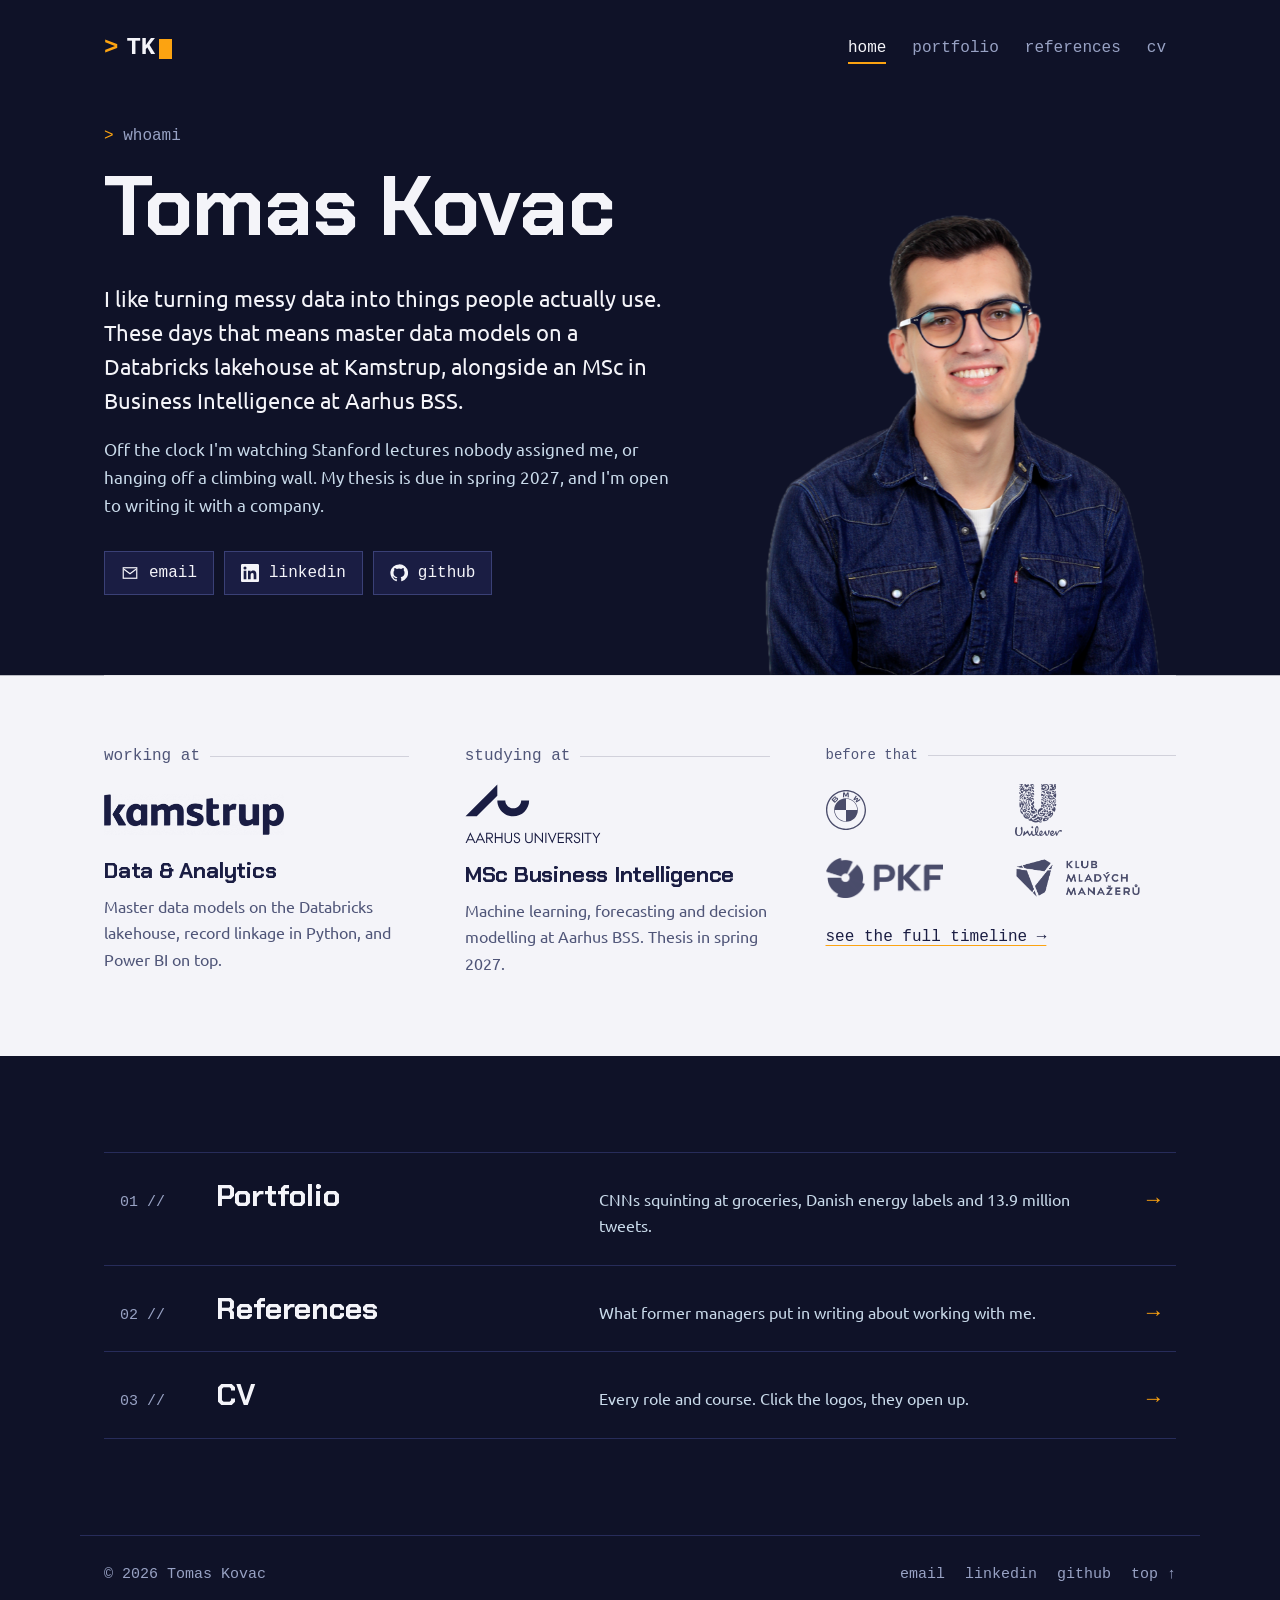
<file: index.html>
<!doctype html>
<html lang="en">
<head>
  <meta charset="utf-8">
  <meta name="viewport" content="width=device-width, initial-scale=1">
  <title>Tomas Kovac | Data &amp; AI</title>
  <meta name="description" content="Tomas Kovac turns messy data into things people use. MSc Business Intelligence at Aarhus BSS, Data &amp; Analytics at Kamstrup.">
  <meta property="og:title" content="Tomas Kovac | Data &amp; Business Intelligence">
  <meta property="og:description" content="MSc Business Intelligence at Aarhus BSS, Data &amp; Analytics at Kamstrup. Projects, references and CV.">
  <meta property="og:type" content="profile">
  <meta name="theme-color" content="#0f1228">
  <link rel="icon" href="assets/favicon.svg" type="image/svg+xml">
  <link rel="preconnect" href="https://fonts.googleapis.com">
  <link rel="preconnect" href="https://fonts.gstatic.com" crossorigin>
  <link rel="stylesheet" href="https://fonts.googleapis.com/css2?family=Chakra+Petch:wght@500;600;700&family=Ubuntu+Mono:wght@400;700&family=Ubuntu:wght@400;500;700&display=swap">
  <link rel="stylesheet" href="assets/style.css">
  <script src="assets/site.js" defer></script>
</head>
<body id="top">
  <a class="skip" href="#main">Skip to content</a>
  <header class="header">
    <a class="wordmark" href="./" aria-label="Tomas Kovac, home"><span class="prompt" aria-hidden="true">&gt;</span>TK<span class="cursor" aria-hidden="true"></span></a>
    <nav aria-label="Main navigation">
      <a href="./" aria-current="page">home</a>
      <a href="portfolio.html">portfolio</a>
      <a href="references.html">references</a>
      <a href="cv.html">cv</a>
    </nav>
  </header>

  <main id="main">
    <section class="hero">
      <div class="hero-copy">
        <p class="prompt-line">whoami</p>
        <h1>Tomas Kovac</h1>
        <p class="lead">I like turning messy data into things people actually use. These days that means master data models on a Databricks lakehouse at Kamstrup, alongside an MSc in Business Intelligence at Aarhus BSS.</p>
        <p class="sub">Off the clock I'm watching Stanford lectures nobody assigned me, or hanging off a climbing wall. My thesis is due in spring 2027, and I'm open to writing it with a company.</p>
        <div class="links" aria-label="Contact and profiles">
          <button type="button" data-email aria-label="Send me an email">
            <svg width="18" height="18" viewBox="0 0 24 24" aria-hidden="true"><rect x="3" y="5" width="18" height="14" fill="none" stroke="currentColor" stroke-width="1.6"/><path d="m4 7 8 6 8-6" fill="none" stroke="currentColor" stroke-width="1.6"/></svg>
            <span>email</span>
          </button>
          <a href="https://www.linkedin.com/in/tomas-kovac-aubss/">
            <svg width="18" height="18" viewBox="0 0 24 24" aria-hidden="true"><path fill="currentColor" d="M20.45 20.45h-3.56v-5.57c0-1.33-.02-3.04-1.85-3.04-1.85 0-2.14 1.45-2.14 2.94v5.67H9.35V9h3.41v1.56h.05c.48-.9 1.64-1.85 3.37-1.85 3.6 0 4.27 2.37 4.27 5.46v6.28ZM5.34 7.43a2.06 2.06 0 1 1 0-4.13 2.06 2.06 0 0 1 0 4.13ZM7.12 20.45H3.56V9h3.56v11.45ZM22.22 0H1.77C.79 0 0 .77 0 1.73v20.54C0 23.23.79 24 1.77 24h20.45c.98 0 1.78-.77 1.78-1.73V1.73C24 .77 23.2 0 22.22 0Z"/></svg>
            <span>linkedin</span>
          </a>
          <a href="https://github.com/tkov-ml">
            <svg width="18" height="18" viewBox="0 0 24 24" aria-hidden="true"><path fill="currentColor" d="M12 .5a11.5 11.5 0 0 0-3.64 22.41c.58.1.79-.25.79-.56v-2c-3.2.7-3.88-1.37-3.88-1.37-.52-1.33-1.28-1.69-1.28-1.69-1.05-.71.08-.7.08-.7 1.16.08 1.77 1.19 1.77 1.19 1.03 1.77 2.7 1.26 3.36.96.1-.75.4-1.26.73-1.55-2.55-.29-5.24-1.28-5.24-5.68 0-1.26.45-2.28 1.19-3.09-.12-.29-.52-1.46.11-3.05 0 0 .97-.31 3.17 1.18a11 11 0 0 1 5.77 0c2.2-1.49 3.17-1.18 3.17-1.18.63 1.59.23 2.76.11 3.05.74.81 1.19 1.83 1.19 3.09 0 4.41-2.69 5.38-5.25 5.67.41.36.78 1.06.78 2.14v3.17c0 .31.21.67.8.56A11.5 11.5 0 0 0 12 .5Z"/></svg>
            <span>github</span>
          </a>
        </div>
      </div>
      <figure class="portrait">
        <img src="assets/portrait.png" alt="Portrait of Tomas Kovac" width="650" height="720" fetchpriority="high">
      </figure>
    </section>

    <section class="band" aria-label="What I'm doing">
      <div class="band-grid">
        <div class="now">
          <p class="label">working at</p>
          <span class="logo left lg-kamstrup" role="img" aria-label="Kamstrup"></span>
          <h3>Data &amp; Analytics</h3>
          <p>Master data models on the Databricks lakehouse, record linkage in Python, and Power BI on top.</p>
        </div>
        <div class="now">
          <p class="label">studying at</p>
          <span class="logo left lg-au" role="img" aria-label="Aarhus University"></span>
          <h3>MSc Business Intelligence</h3>
          <p>Machine learning, forecasting and decision modelling at Aarhus BSS. Thesis in spring 2027.</p>
        </div>
        <div class="before">
          <p class="label">before that</p>
          <ul class="before-logos">
            <li><span class="logo left lg-bmw" role="img" aria-label="BMW"></span></li>
            <li><span class="logo left lg-unilever" role="img" aria-label="Unilever"></span></li>
            <li><span class="logo left lg-pkf" role="img" aria-label="PKF APOGEO"></span></li>
            <li><span class="logo left lg-kmm" role="img" aria-label="Klub mladých manažerů"></span></li>
          </ul>
          <a class="go" href="cv.html">see the full timeline →</a>
        </div>
      </div>
    </section>

    <nav aria-label="More about my work">
      <ul class="index">
        <li><a href="portfolio.html">
          <span class="num">01 //</span>
          <span class="title">Portfolio</span>
          <span class="blurb">CNNs squinting at groceries, Danish energy labels and 13.9 million tweets.</span>
          <span class="arrow" aria-hidden="true">→</span>
        </a></li>
        <li><a href="references.html">
          <span class="num">02 //</span>
          <span class="title">References</span>
          <span class="blurb">What former managers put in writing about working with me.</span>
          <span class="arrow" aria-hidden="true">→</span>
        </a></li>
        <li><a href="cv.html">
          <span class="num">03 //</span>
          <span class="title">CV</span>
          <span class="blurb">Every role and course. Click the logos, they open up.</span>
          <span class="arrow" aria-hidden="true">→</span>
        </a></li>
      </ul>
    </nav>
  </main>

  <footer class="footer">
    <span>© 2026 Tomas Kovac</span>
    <nav aria-label="Footer">
      <button type="button" data-email>email</button>
      <a href="https://www.linkedin.com/in/tomas-kovac-aubss/">linkedin</a>
      <a href="https://github.com/tkov-ml">github</a>
      <a href="#top">top ↑</a>
    </nav>
  </footer>
</body>
</html>
</file>
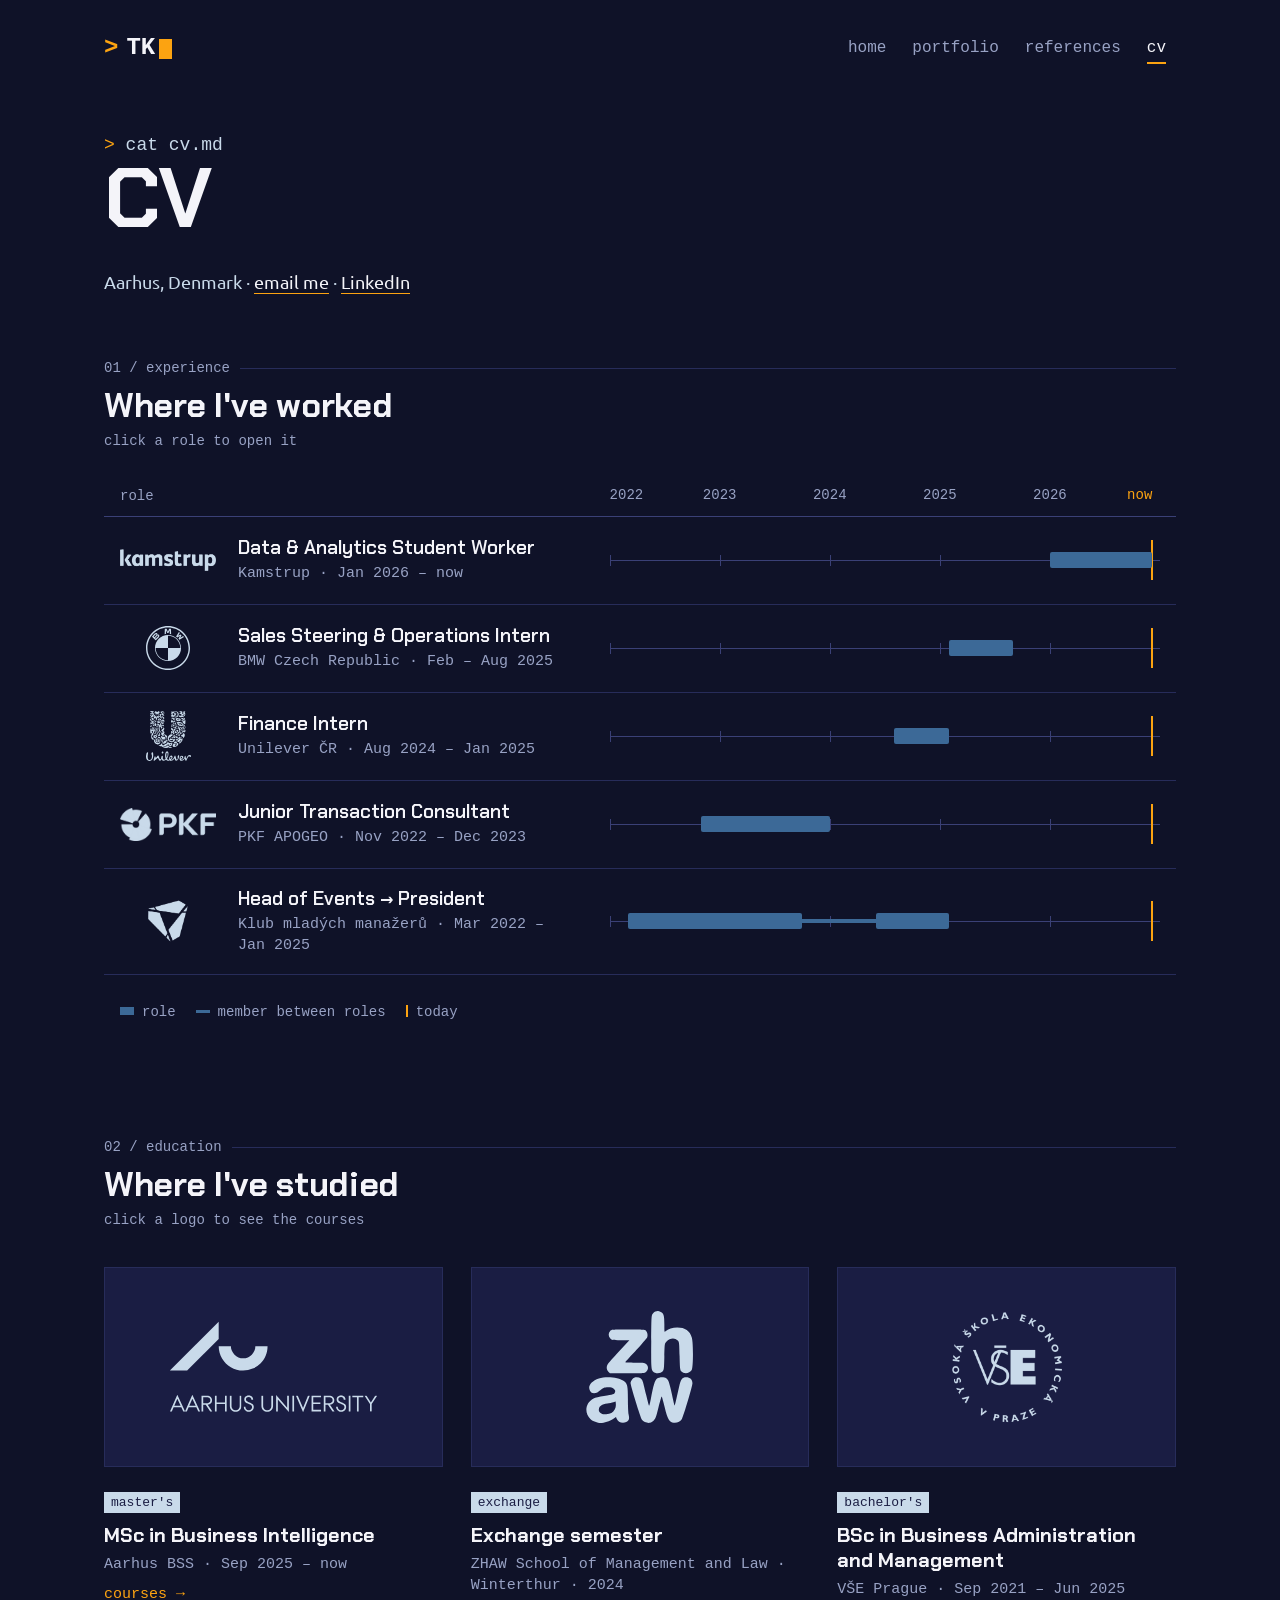
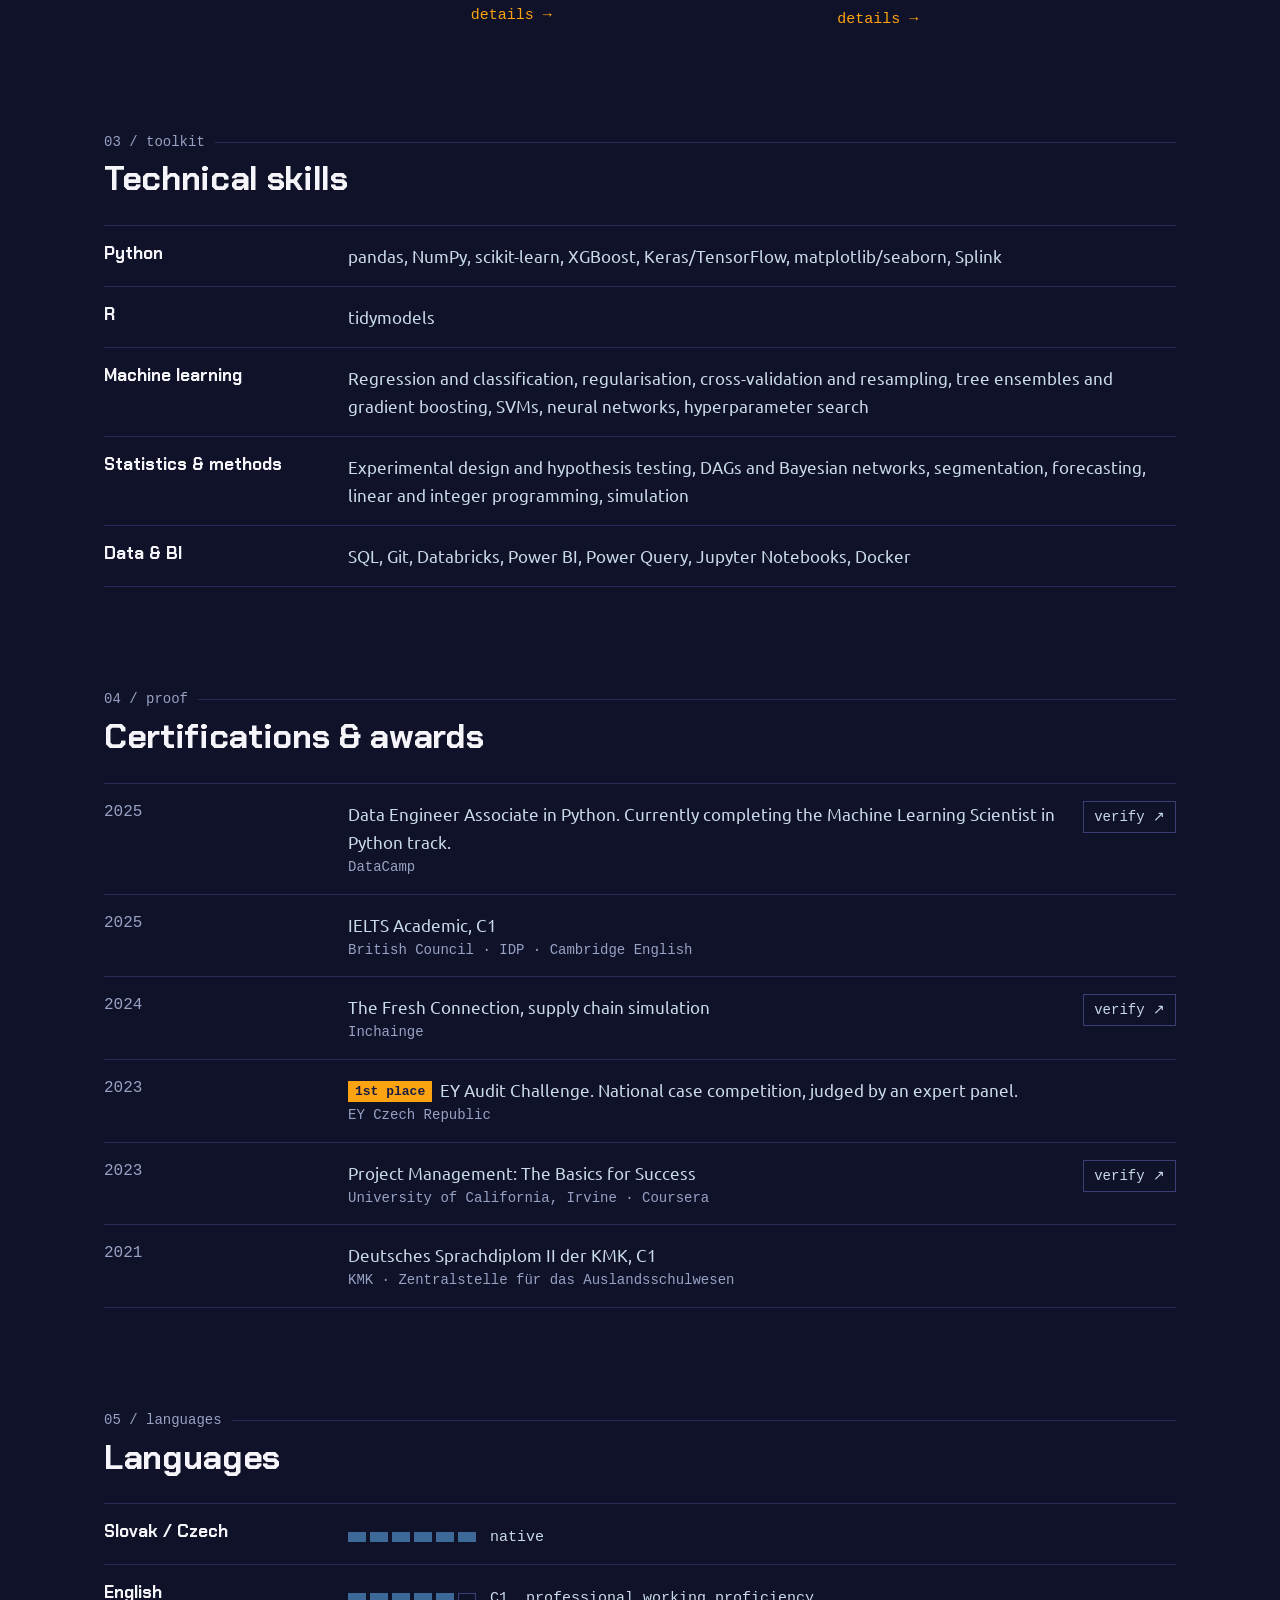
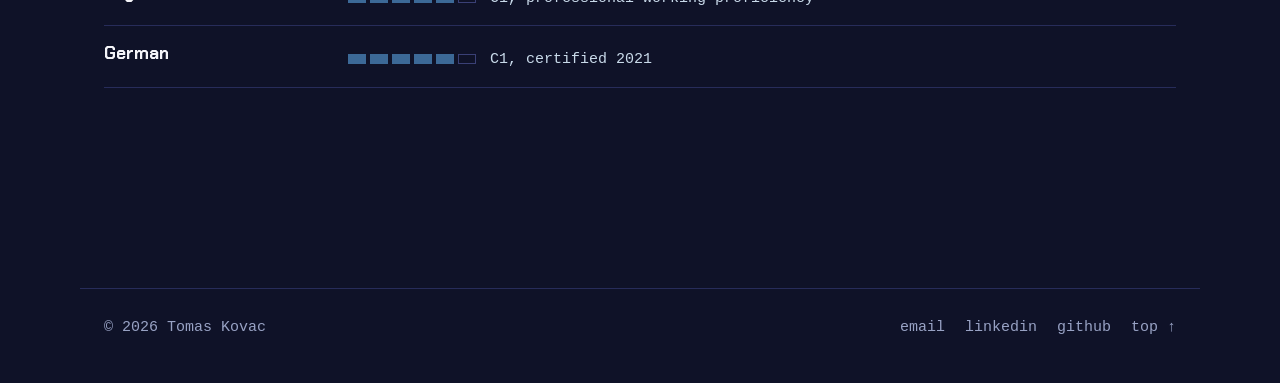
<file: cv.html>
<!doctype html>
<html lang="en">
<head>
  <meta charset="utf-8">
  <meta name="viewport" content="width=device-width, initial-scale=1">
  <title>CV | Tomas Kovac</title>
  <meta name="description" content="CV of Tomas Kovac: MSc Business Intelligence at Aarhus BSS, experience at Kamstrup, BMW Czech Republic, Unilever and PKF APOGEO.">
  <meta name="theme-color" content="#0f1228">
  <link rel="icon" href="assets/favicon.svg" type="image/svg+xml">
  <link rel="preconnect" href="https://fonts.googleapis.com">
  <link rel="preconnect" href="https://fonts.gstatic.com" crossorigin>
  <link rel="stylesheet" href="https://fonts.googleapis.com/css2?family=Chakra+Petch:wght@500;600;700&family=Ubuntu+Mono:wght@400;700&family=Ubuntu:wght@400;500;700&display=swap">
  <link rel="stylesheet" href="assets/style.css">
  <script src="assets/site.js" defer></script>
</head>
<body id="top">
  <a class="skip" href="#main">Skip to content</a>
  <header class="header">
    <a class="wordmark" href="./" aria-label="Tomas Kovac, home"><span class="prompt" aria-hidden="true">&gt;</span>TK<span class="cursor" aria-hidden="true"></span></a>
    <nav aria-label="Main navigation">
      <a href="./">home</a>
      <a href="portfolio.html">portfolio</a>
      <a href="references.html">references</a>
      <a href="cv.html" aria-current="page">cv</a>
    </nav>
  </header>

  <main id="main">
    <section class="page-head">
      <p class="prompt-line">cat cv.md</p>
      <h1>CV</h1>
      <p>Aarhus, Denmark · <button type="button" class="text-btn" data-email>email me</button> · <a href="https://www.linkedin.com/in/tomas-kovac-aubss/">LinkedIn</a></p>
    </section>

    <!-- ============ Experience: logo timeline ============ -->
    <section class="cv-block" aria-labelledby="exp-h">
      <p class="label">01 / experience</p>
      <h2 id="exp-h">Where I've worked</h2>
      <p class="hint">click a role to open it</p>

      <div class="tl" data-from="2022-01" data-to="2026-12">
        <div class="tl-head" aria-hidden="true"><span>role</span><div class="tl-axis"></div></div>
        <ol class="tl-rows">
          <li><button type="button" class="tl-row" data-open="exp-kamstrup" aria-haspopup="dialog">
            <span class="tl-info">
              <span class="logo lg-kamstrup" role="img" aria-label="Kamstrup"></span>
              <span><span class="tl-role">Data &amp; Analytics Student Worker</span><span class="tl-when">Kamstrup · Jan 2026 – now</span></span>
            </span>
            <span class="tl-track"><span class="tl-bar" data-start="2026-01" data-end="present"></span></span>
          </button></li>
          <li><button type="button" class="tl-row" data-open="exp-bmw" aria-haspopup="dialog">
            <span class="tl-info">
              <span class="logo lg-bmw" role="img" aria-label="BMW"></span>
              <span><span class="tl-role">Sales Steering &amp; Operations Intern</span><span class="tl-when">BMW Czech Republic · Feb – Aug 2025</span></span>
            </span>
            <span class="tl-track"><span class="tl-bar" data-start="2025-02" data-end="2025-08"></span></span>
          </button></li>
          <li><button type="button" class="tl-row" data-open="exp-unilever" aria-haspopup="dialog">
            <span class="tl-info">
              <span class="logo lg-unilever" role="img" aria-label="Unilever"></span>
              <span><span class="tl-role">Finance Intern</span><span class="tl-when">Unilever ČR · Aug 2024 – Jan 2025</span></span>
            </span>
            <span class="tl-track"><span class="tl-bar" data-start="2024-08" data-end="2025-01"></span></span>
          </button></li>
          <li><button type="button" class="tl-row" data-open="exp-pkf" aria-haspopup="dialog">
            <span class="tl-info">
              <span class="logo lg-pkf" role="img" aria-label="PKF APOGEO"></span>
              <span><span class="tl-role">Junior Transaction Consultant</span><span class="tl-when">PKF APOGEO · Nov 2022 – Dec 2023</span></span>
            </span>
            <span class="tl-track"><span class="tl-bar" data-start="2022-11" data-end="2023-12"></span></span>
          </button></li>
          <li><button type="button" class="tl-row" data-open="exp-kmm" aria-haspopup="dialog">
            <span class="tl-info">
              <span class="logo lg-kmm-sym" role="img" aria-label="Klub mladých manažerů"></span>
              <span><span class="tl-role">Head of Events → President</span><span class="tl-when">Klub mladých manažerů · Mar 2022 – Jan 2025</span></span>
            </span>
            <span class="tl-track">
              <span class="tl-bar thin" data-start="2022-03" data-end="2025-01"></span>
              <span class="tl-bar" data-start="2022-03" data-end="2023-09"></span>
              <span class="tl-bar" data-start="2024-06" data-end="2025-01"></span>
            </span>
          </button></li>
        </ol>
        <p class="tl-foot" aria-hidden="true"><span>role</span><span class="k-thin">member between roles</span><span class="k-now">today</span></p>
      </div>
    </section>

    <!-- ============ Education: logo wall ============ -->
    <section class="cv-block" aria-labelledby="edu-h">
      <p class="label">02 / education</p>
      <h2 id="edu-h">Where I've studied</h2>
      <p class="hint">click a logo to see the courses</p>

      <ul class="wall">
        <li><button type="button" class="wall-item" data-open="edu-au" aria-haspopup="dialog">
          <span class="wall-tile"><span class="logo lg-au" role="img" aria-label="Aarhus University"></span></span>
          <span class="wall-meta">
            <span class="tag">master's</span>
            <span class="deg">MSc in Business Intelligence</span>
            <span class="where">Aarhus BSS · Sep 2025 – now</span>
            <span class="open">courses →</span>
          </span>
        </button></li>
        <li><button type="button" class="wall-item" data-open="edu-zhaw" aria-haspopup="dialog">
          <span class="wall-tile"><span class="logo lg-zhaw" role="img" aria-label="ZHAW Zurich University of Applied Sciences"></span></span>
          <span class="wall-meta">
            <span class="tag">exchange</span>
            <span class="deg">Exchange semester</span>
            <span class="where">ZHAW School of Management and Law · Winterthur · 2024</span>
            <span class="open">details →</span>
          </span>
        </button></li>
        <li><button type="button" class="wall-item" data-open="edu-vse" aria-haspopup="dialog">
          <span class="wall-tile"><span class="logo lg-vse" role="img" aria-label="Prague University of Economics and Business (VŠE)"></span></span>
          <span class="wall-meta">
            <span class="tag">bachelor's</span>
            <span class="deg">BSc in Business Administration and Management</span>
            <span class="where">VŠE Prague · Sep 2021 – Jun 2025</span>
            <span class="open">details →</span>
          </span>
        </button></li>
      </ul>
    </section>

    <!-- ============ Skills ============ -->
    <section class="cv-block" aria-labelledby="skills-h">
      <p class="label">03 / toolkit</p>
      <h2 id="skills-h" class="solo">Technical skills</h2>
      <dl class="spec">
        <div><dt>Python</dt><dd>pandas, NumPy, scikit-learn, XGBoost, Keras/TensorFlow, matplotlib/seaborn, Splink</dd></div>
        <div><dt>R</dt><dd>tidymodels</dd></div>
        <div><dt>Machine learning</dt><dd>Regression and classification, regularisation, cross-validation and resampling, tree ensembles and gradient boosting, SVMs, neural networks, hyperparameter search</dd></div>
        <div><dt>Statistics &amp; methods</dt><dd>Experimental design and hypothesis testing, DAGs and Bayesian networks, segmentation, forecasting, linear and integer programming, simulation</dd></div>
        <div><dt>Data &amp; BI</dt><dd>SQL, Git, Databricks, Power BI, Power Query, Jupyter Notebooks, Docker</dd></div>
      </dl>
    </section>

    <!-- ============ Certifications ============
         Each "verify" link points to the issuer. Swap in the personal
         credential URL where the issuer provides one (DataCamp, Coursera). -->
    <section class="cv-block" aria-labelledby="cert-h">
      <p class="label">04 / proof</p>
      <h2 id="cert-h" class="solo">Certifications &amp; awards</h2>
      <dl class="spec">
        <div><dt class="yr">2025</dt><dd class="cert">
          <span>Data Engineer Associate in Python. Currently completing the Machine Learning Scientist in Python track.<span class="by">DataCamp</span></span>
          <a class="verify" href="https://www.datacamp.com/certificate/DEA0010409662578">verify ↗</a>
        </dd></div>
        <div><dt class="yr">2025</dt><dd class="cert">
          <span>IELTS Academic, C1<span class="by">British Council · IDP · Cambridge English</span></span>
        </dd></div>
        <div><dt class="yr">2024</dt><dd class="cert">
          <span>The Fresh Connection, supply chain simulation<span class="by">Inchainge</span></span>
          <a class="verify" href="https://education.inchainge.com/certificate/W7S3RMJJ4JNMN7HL">verify ↗</a>
        </dd></div>
        <div><dt class="yr">2023</dt><dd class="cert">
          <span><span class="flag">1st place</span>EY Audit Challenge. National case competition, judged by an expert panel.<span class="by">EY Czech Republic</span></span>
        </dd></div>
        <div><dt class="yr">2023</dt><dd class="cert">
          <span>Project Management: The Basics for Success<span class="by">University of California, Irvine · Coursera</span></span>
          <a class="verify" href="https://www.coursera.org/account/accomplishments/verify/3GPHEFVA9BUF">verify ↗</a>
        </dd></div>
        <div><dt class="yr">2021</dt><dd class="cert">
          <span>Deutsches Sprachdiplom II der KMK, C1<span class="by">KMK · Zentralstelle für das Auslandsschulwesen</span></span>
        </dd></div>
      </dl>
    </section>

    <!-- ============ Languages ============ -->
    <section class="cv-block" aria-labelledby="lang-h">
      <p class="label">05 / languages</p>
      <h2 id="lang-h" class="solo">Languages</h2>
      <dl class="spec">
        <div><dt>Slovak / Czech</dt><dd><span class="cefr" aria-hidden="true"><i class="on"></i><i class="on"></i><i class="on"></i><i class="on"></i><i class="on"></i><i class="on"></i></span><span class="lang-level">native</span></dd></div>
        <div><dt>English</dt><dd><span class="cefr" aria-hidden="true"><i class="on"></i><i class="on"></i><i class="on"></i><i class="on"></i><i class="on"></i><i></i></span><span class="lang-level">C1, professional working proficiency</span></dd></div>
        <div><dt>German</dt><dd><span class="cefr" aria-hidden="true"><i class="on"></i><i class="on"></i><i class="on"></i><i class="on"></i><i class="on"></i><i></i></span><span class="lang-level">C1, certified 2021</span></dd></div>
      </dl>
    </section>
  </main>

  <!-- ============ Windows ============ -->
  <dialog class="win crop" id="exp-kamstrup" aria-labelledby="exp-kamstrup-t">
    <div class="win-inner">
      <div class="win-bar"><span class="path">~/experience/kamstrup.log</span><button type="button" class="win-close" data-close aria-label="Close">esc ✕</button></div>
      <div class="win-body">
        <div class="win-head">
          <div>
            <p class="win-when">Jan 2026 – present · Aarhus, Denmark</p>
            <h3 id="exp-kamstrup-t">Data &amp; Analytics Student Worker</h3>
          </div>
          <span class="logo lg-kamstrup" aria-hidden="true"></span>
        </div>
        <p class="win-sub">Kamstrup A/S · started as Master Data Student Worker</p>
        <ul>
          <li>Work directly with the company's data platform architect on the Databricks lakehouse, building and maintaining the master data models that feed reporting in 12 domains.</li>
          <li>Found and flagged 11 % duplicate records in the customer master using Splink probabilistic record linkage, and turned the output into a prioritised clean-up report for the Sales team.</li>
          <li>Implemented object- and role-level security in Databricks, so each business function sees only the data it is entitled to.</li>
          <li>Rebuilt the employee data flow from Oracle via Azure Blob Storage into Databricks. A repeatable ingestion pipeline built to the Spark Declarative Pipelines and Databricks Asset Bundles standards replaced the manual extract.</li>
          <li>Maintain and extend the Power BI estate: data models, dashboards and report support for business users.</li>
        </ul>
      </div>
    </div>
  </dialog>

  <dialog class="win crop" id="exp-bmw" aria-labelledby="exp-bmw-t">
    <div class="win-inner">
      <div class="win-bar"><span class="path">~/experience/bmw.log</span><button type="button" class="win-close" data-close aria-label="Close">esc ✕</button></div>
      <div class="win-body">
        <div class="win-head">
          <div>
            <p class="win-when">Feb 2025 – Aug 2025 · Prague, Czech Republic</p>
            <h3 id="exp-bmw-t">Sales Steering and Operations Intern</h3>
          </div>
          <span class="logo lg-bmw" aria-hidden="true"></span>
        </div>
        <p class="win-sub">BMW Czech Republic s.r.o.</p>
        <ul>
          <li>Automated the local allocation of production orders across factories, central sales and the dealer network. Rule-driven VBA automation that notifies each party directly replaced a manual coordination loop.</li>
          <li>Built the first like-to-like registration report for the Czech market. It made registrations comparable across sales channels (private, business, fleet) and models, not only in aggregate.</li>
          <li>Automated recurring sales reporting in Excel and Tableau, including the weekly competitor registration report. Supported forecasting, logistics and ordering, and reported analysis directly to C-level management.</li>
        </ul>
      </div>
    </div>
  </dialog>

  <dialog class="win crop" id="exp-unilever" aria-labelledby="exp-unilever-t">
    <div class="win-inner">
      <div class="win-bar"><span class="path">~/experience/unilever.log</span><button type="button" class="win-close" data-close aria-label="Close">esc ✕</button></div>
      <div class="win-body">
        <div class="win-head">
          <div>
            <p class="win-when">Aug 2024 – Jan 2025 · Prague, Czech Republic</p>
            <h3 id="exp-unilever-t">Finance Intern</h3>
          </div>
          <span class="logo lg-unilever" aria-hidden="true"></span>
        </div>
        <p class="win-sub">Unilever ČR</p>
        <ul>
          <li>Working capital and credit management, reporting, forecasting and budgeting. Automated recurring reporting and credit workflows in Power Automate and Excel.</li>
        </ul>
      </div>
    </div>
  </dialog>

  <dialog class="win crop" id="exp-pkf" aria-labelledby="exp-pkf-t">
    <div class="win-inner">
      <div class="win-bar"><span class="path">~/experience/pkf-apogeo.log</span><button type="button" class="win-close" data-close aria-label="Close">esc ✕</button></div>
      <div class="win-body">
        <div class="win-head">
          <div>
            <p class="win-when">Nov 2022 – Dec 2023 · Prague, Czech Republic</p>
            <h3 id="exp-pkf-t">Junior Transaction Consultant</h3>
          </div>
          <span class="logo lg-pkf" aria-hidden="true"></span>
        </div>
        <p class="win-sub">PKF APOGEO Group · Trainee from Nov 2022, Junior Consultant from Sep 2023</p>
        <ul>
          <li>Financial analysis and projections, evaluation of targets and competitors, transaction documentation and due diligence on domestic and cross-border M&amp;A. Earlier rotations through asset valuation, audit and tax.</li>
        </ul>
      </div>
    </div>
  </dialog>

  <dialog class="win crop" id="exp-kmm" aria-labelledby="exp-kmm-t">
    <div class="win-inner">
      <div class="win-bar"><span class="path">~/experience/kmm.log</span><button type="button" class="win-close" data-close aria-label="Close">esc ✕</button></div>
      <div class="win-body">
        <div class="win-head">
          <div>
            <p class="win-when">Mar 2022 – Jan 2025 · Prague</p>
            <h3 id="exp-kmm-t">President</h3>
          </div>
          <span class="logo lg-kmm-sym" aria-hidden="true"></span>
        </div>
        <p class="win-sub">Klub mladých manažerů (student non-profit) · President Jun 2024 – Jan 2025, Head of Events Mar 2022 – Sep 2023</p>
        <ul>
          <li>Led a team of 24, owned the budget and strategy, and built partnerships with companies and the Prague University of Economics and Business.</li>
        </ul>
      </div>
    </div>
  </dialog>

  <dialog class="win crop" id="edu-au" aria-labelledby="edu-au-t">
    <div class="win-inner">
      <div class="win-bar"><span class="path">~/education/aarhus-msc.md</span><button type="button" class="win-close" data-close aria-label="Close">esc ✕</button></div>
      <div class="win-body">
        <div class="win-head">
          <div>
            <p class="win-when">Sep 2025 – present · Aarhus, Denmark</p>
            <h3 id="edu-au-t">MSc in Business Intelligence</h3>
          </div>
          <span class="logo lg-au" aria-hidden="true"></span>
        </div>
        <p class="win-sub">Aarhus University, School of Business and Social Sciences. Master's thesis in spring 2027, open to a company-based thesis.</p>

        <div class="ects-bar">
          <div class="track" role="img" aria-label="65 ECTS completed, 25 in progress, 30 remaining of 120">
            <span class="seg done" style="flex:65"></span><span class="seg wip" style="flex:25"></span><span class="seg todo" style="flex:30"></span>
          </div>
          <div class="keys" aria-hidden="true"><span class="k-done">65 done</span><span class="k-wip">25 in progress</span><span class="k-todo">30 to go, thesis</span><span>/ 120 ECTS</span></div>
        </div>

        <p class="label">completed</p>
        <ul class="courses">
          <li><span>Machine Learning for Business Intelligence 1</span><span class="ects">10 ECTS</span></li>
          <li><span>Machine Learning for Business Intelligence 2</span><span class="ects">10 ECTS</span></li>
          <li><span>Customer Analytics</span><span class="ects">10 ECTS</span></li>
          <li><span>Data Science Project</span><span class="ects">10 ECTS</span></li>
          <li><span>Database Management and Data Visualisation</span><span class="ects">10 ECTS</span></li>
          <li><span>Business Intelligence</span><span class="ects">5 ECTS</span></li>
          <li><span>Business Forecasting</span><span class="ects">5 ECTS</span></li>
          <li><span>High-Frequency Finance and Algo-Trading</span><span class="ects">5 ECTS</span></li>
        </ul>

        <p class="label">in progress</p>
        <ul class="courses">
          <li><span>Decision Modelling</span><span class="ects">10 ECTS</span></li>
          <li><span>AI Business Experiments</span><span class="ects">5 ECTS</span></li>
          <li><span>Forecasting with Machine Learning</span><span class="ects">5 ECTS</span></li>
          <li><span>Generative AI with LLMs</span><span class="ects">5 ECTS</span></li>
        </ul>
        <p class="hint" style="margin-top:18px">Course descriptions: <a href="https://kursuskatalog.au.dk/en/?year=2026-2027">Aarhus University course catalogue ↗</a></p>
      </div>
    </div>
  </dialog>

  <dialog class="win crop" id="edu-zhaw" aria-labelledby="edu-zhaw-t">
    <div class="win-inner">
      <div class="win-bar"><span class="path">~/education/zhaw-exchange.md</span><button type="button" class="win-close" data-close aria-label="Close">esc ✕</button></div>
      <div class="win-body">
        <div class="win-head">
          <div>
            <p class="win-when">2024 · Winterthur, Switzerland</p>
            <h3 id="edu-zhaw-t">Exchange semester</h3>
          </div>
          <span class="logo lg-zhaw" aria-hidden="true"></span>
        </div>
        <p class="win-sub">ZHAW School of Management and Law, Zurich University of Applied Sciences · exchange during my BSc at VŠE Prague</p>
        <p class="label">completed</p>
        <ul class="courses">
          <li><span>Quantitative Methods and Big Data</span></li>
          <li><span>Corporate Finance and Risk Management</span></li>
          <li><span>Supply Chain Management</span></li>
          <li><span>Business Value of Blockchain</span></li>
          <li><span>Business and Human Rights</span></li>
          <li><span>German Intermediate</span></li>
          <li><span>Introduction to Swiss Society and Politics</span></li>
          <li><span>High-Frequency Finance and Algo-Trading</span></li>
        </ul>
      </div>
    </div>
  </dialog>

  <dialog class="win crop" id="edu-vse" aria-labelledby="edu-vse-t">
    <div class="win-inner">
      <div class="win-bar"><span class="path">~/education/vse-bsc.md</span><button type="button" class="win-close" data-close aria-label="Close">esc ✕</button></div>
      <div class="win-body">
        <div class="win-head">
          <div>
            <p class="win-when">Sep 2021 – Jun 2025 · Prague, Czech Republic</p>
            <h3 id="edu-vse-t">BSc in Business Administration and Management</h3>
          </div>
          <span class="logo lg-vse" aria-hidden="true"></span>
        </div>
        <p class="win-sub">Prague University of Economics and Business (VŠE)</p>
        <ul>
          <li>Bachelor's thesis: <a href="https://vskp.vse.cz/96853_analyza-investicneho-rozhodovania-s-vyuzitim-sentimentalnej-analyzy?author=Kováč&amp;page=1">Analysis of investment decisions using sentiment analysis</a></li>
          <li>Academic Senator, Faculty of Business Administration (Apr 2023 – Jun 2025)</li>
          <li>Exchange semester at ZHAW School of Management and Law, Winterthur, Switzerland (2024)</li>
        </ul>
      </div>
    </div>
  </dialog>

  <footer class="footer">
    <span>© 2026 Tomas Kovac</span>
    <nav aria-label="Footer">
      <button type="button" data-email>email</button>
      <a href="https://www.linkedin.com/in/tomas-kovac-aubss/">linkedin</a>
      <a href="https://github.com/tkov-ml">github</a>
      <a href="#top">top ↑</a>
    </nav>
  </footer>
</body>
</html>
</file>
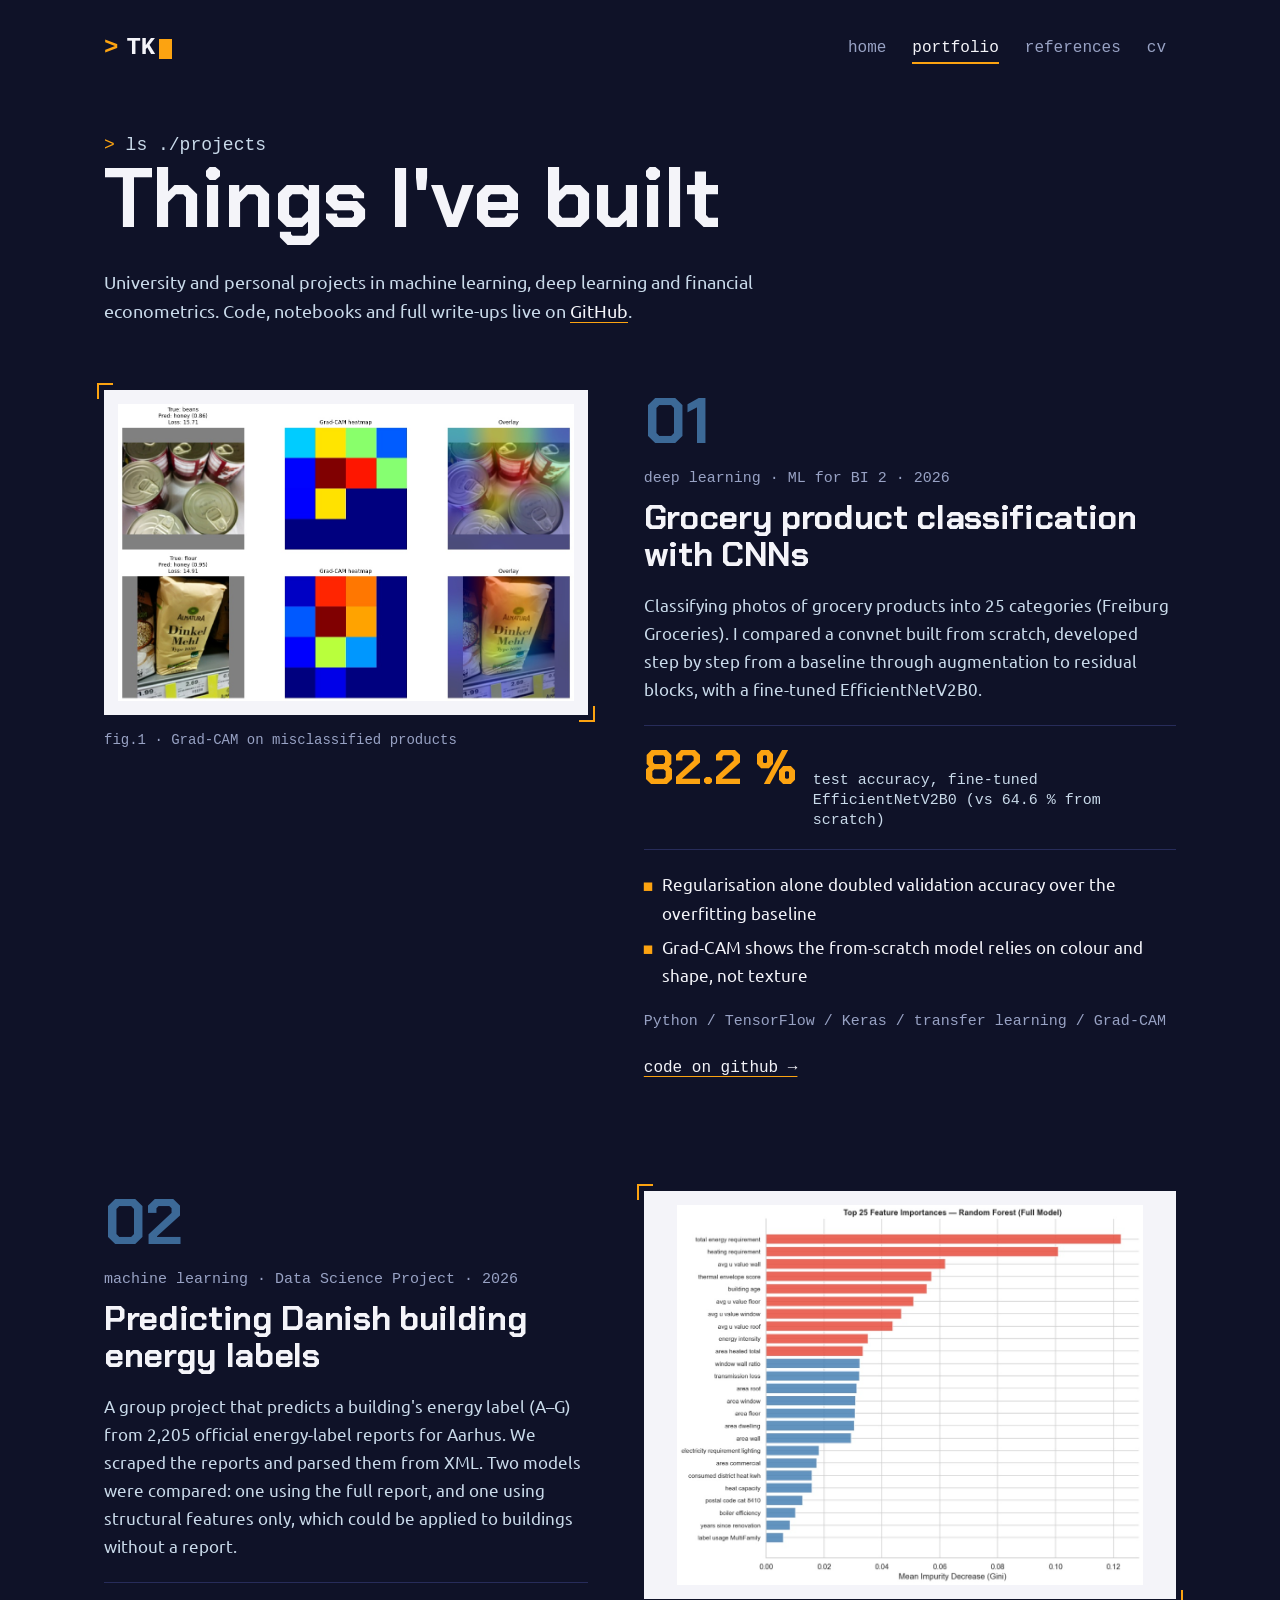
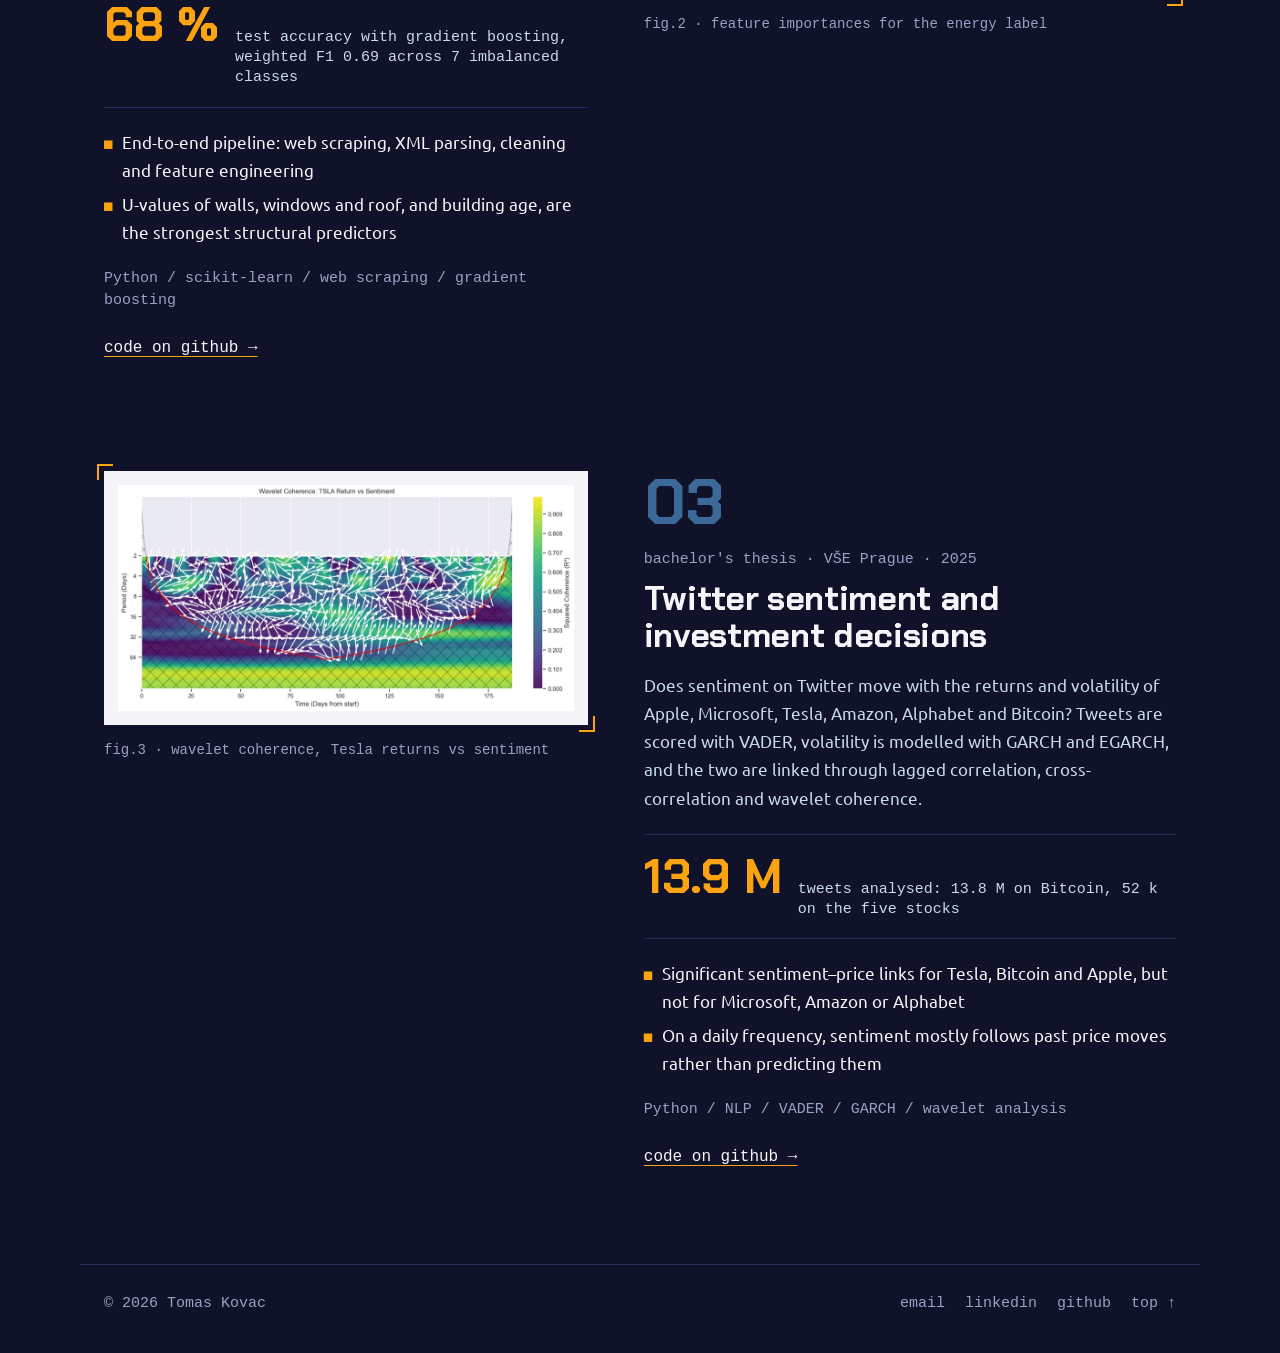
<file: portfolio.html>
<!doctype html>
<html lang="en">
<head>
  <meta charset="utf-8">
  <meta name="viewport" content="width=device-width, initial-scale=1">
  <title>Portfolio | Tomas Kovac</title>
  <meta name="description" content="Data science and machine learning projects by Tomas Kovac: CNN image classification, energy-label prediction and sentiment analysis of stock and crypto markets.">
  <meta name="theme-color" content="#0f1228">
  <link rel="icon" href="assets/favicon.svg" type="image/svg+xml">
  <link rel="preconnect" href="https://fonts.googleapis.com">
  <link rel="preconnect" href="https://fonts.gstatic.com" crossorigin>
  <link rel="stylesheet" href="https://fonts.googleapis.com/css2?family=Chakra+Petch:wght@500;600;700&family=Ubuntu+Mono:wght@400;700&family=Ubuntu:wght@400;500;700&display=swap">
  <link rel="stylesheet" href="assets/style.css">
  <script src="assets/site.js" defer></script>
</head>
<body id="top">
  <a class="skip" href="#main">Skip to content</a>
  <header class="header">
    <a class="wordmark" href="./" aria-label="Tomas Kovac, home"><span class="prompt" aria-hidden="true">&gt;</span>TK<span class="cursor" aria-hidden="true"></span></a>
    <nav aria-label="Main navigation">
      <a href="./">home</a>
      <a href="portfolio.html" aria-current="page">portfolio</a>
      <a href="references.html">references</a>
      <a href="cv.html">cv</a>
    </nav>
  </header>

  <main id="main">
    <section class="page-head">
      <p class="prompt-line">ls ./projects</p>
      <h1>Things I've built</h1>
      <p>University and personal projects in machine learning, deep learning and financial econometrics. Code, notebooks and full write-ups live on <a href="https://github.com/tkov-ml">GitHub</a>.</p>
    </section>

    <section class="projects">
      <article class="proj">
        <figure class="proj-media">
          <div class="crop"><img src="assets/img/groceries.jpg" alt="Grad-CAM heatmaps showing where the CNN looks on misclassified grocery images" loading="lazy"></div>
          <figcaption>fig.1 · Grad-CAM on misclassified products</figcaption>
        </figure>
        <div>
          <p class="proj-num">01</p>
          <p class="proj-meta">deep learning · ML for BI 2 · 2026</p>
          <h2>Grocery product classification with CNNs</h2>
          <p>Classifying photos of grocery products into 25 categories (Freiburg Groceries). I compared a convnet built from scratch, developed step by step from a baseline through augmentation to residual blocks, with a fine-tuned EfficientNetV2B0.</p>
          <div class="stat"><b>82.2 %</b><span>test accuracy, fine-tuned EfficientNetV2B0 (vs 64.6 % from scratch)</span></div>
          <ul>
            <li>Regularisation alone doubled validation accuracy over the overfitting baseline</li>
            <li>Grad-CAM shows the from-scratch model relies on colour and shape, not texture</li>
          </ul>
          <p class="stack">Python / TensorFlow / Keras / transfer learning / Grad-CAM</p>
          <a class="go" href="https://github.com/tkov-aubss/Groceries_DL">code on github →</a>
        </div>
      </article>

      <article class="proj">
        <figure class="proj-media">
          <div class="crop"><img src="assets/img/energy.jpg" alt="Random-forest feature importances for predicting building energy labels" loading="lazy"></div>
          <figcaption>fig.2 · feature importances for the energy label</figcaption>
        </figure>
        <div>
          <p class="proj-num">02</p>
          <p class="proj-meta">machine learning · Data Science Project · 2026</p>
          <h2>Predicting Danish building energy labels</h2>
          <p>A group project that predicts a building's energy label (A–G) from 2,205 official energy-label reports for Aarhus. We scraped the reports and parsed them from XML. Two models were compared: one using the full report, and one using structural features only, which could be applied to buildings without a report.</p>
          <div class="stat"><b>68 %</b><span>test accuracy with gradient boosting, weighted F1 0.69 across 7 imbalanced classes</span></div>
          <ul>
            <li>End-to-end pipeline: web scraping, XML parsing, cleaning and feature engineering</li>
            <li>U-values of walls, windows and roof, and building age, are the strongest structural predictors</li>
          </ul>
          <p class="stack">Python / scikit-learn / web scraping / gradient boosting</p>
          <a class="go" href="https://github.com/tkov-aubss/EnergyLabels">code on github →</a>
        </div>
      </article>

      <article class="proj">
        <figure class="proj-media">
          <div class="crop"><img src="assets/img/thesis.jpg" alt="Wavelet coherence between Tesla returns and Twitter sentiment" loading="lazy"></div>
          <figcaption>fig.3 · wavelet coherence, Tesla returns vs sentiment</figcaption>
        </figure>
        <div>
          <p class="proj-num">03</p>
          <p class="proj-meta">bachelor's thesis · VŠE Prague · 2025</p>
          <h2>Twitter sentiment and investment decisions</h2>
          <p>Does sentiment on Twitter move with the returns and volatility of Apple, Microsoft, Tesla, Amazon, Alphabet and Bitcoin? Tweets are scored with VADER, volatility is modelled with GARCH and EGARCH, and the two are linked through lagged correlation, cross-correlation and wavelet coherence.</p>
          <div class="stat"><b>13.9 M</b><span>tweets analysed: 13.8 M on Bitcoin, 52 k on the five stocks</span></div>
          <ul>
            <li>Significant sentiment–price links for Tesla, Bitcoin and Apple, but not for Microsoft, Amazon or Alphabet</li>
            <li>On a daily frequency, sentiment mostly follows past price moves rather than predicting them</li>
          </ul>
          <p class="stack">Python / NLP / VADER / GARCH / wavelet analysis</p>
          <a class="go" href="https://github.com/tkov-aubss/bachelor_InvestAnalysis">code on github →</a>
        </div>
      </article>
    </section>
  </main>

  <footer class="footer">
    <span>© 2026 Tomas Kovac</span>
    <nav aria-label="Footer">
      <button type="button" data-email>email</button>
      <a href="https://www.linkedin.com/in/tomas-kovac-aubss/">linkedin</a>
      <a href="https://github.com/tkov-ml">github</a>
      <a href="#top">top ↑</a>
    </nav>
  </footer>
</body>
</html>
</file>
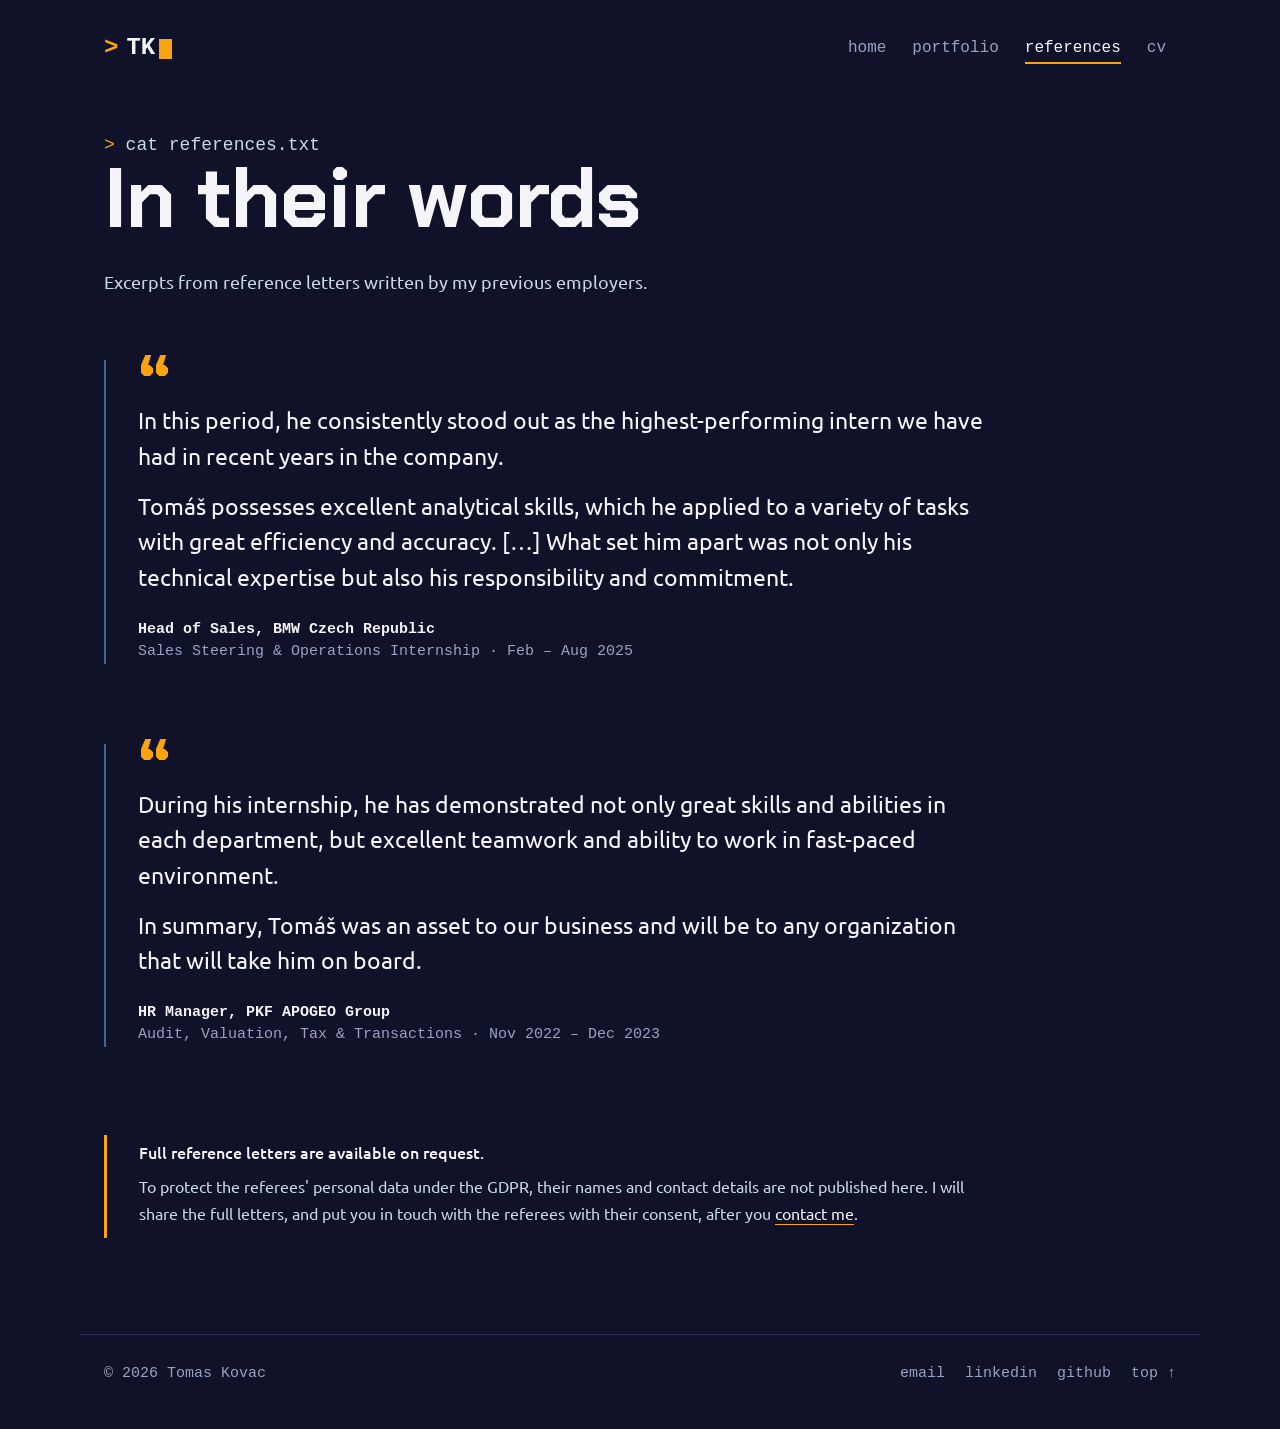
<file: references.html>
<!doctype html>
<html lang="en">
<head>
  <meta charset="utf-8">
  <meta name="viewport" content="width=device-width, initial-scale=1">
  <title>References | Tomas Kovac</title>
  <meta name="description" content="References from employers and managers Tomas Kovac has worked with.">
  <meta name="theme-color" content="#0f1228">
  <link rel="icon" href="assets/favicon.svg" type="image/svg+xml">
  <link rel="preconnect" href="https://fonts.googleapis.com">
  <link rel="preconnect" href="https://fonts.gstatic.com" crossorigin>
  <link rel="stylesheet" href="https://fonts.googleapis.com/css2?family=Chakra+Petch:wght@500;600;700&family=Ubuntu+Mono:wght@400;700&family=Ubuntu:wght@400;500;700&display=swap">
  <link rel="stylesheet" href="assets/style.css">
  <script src="assets/site.js" defer></script>
</head>
<body id="top">
  <a class="skip" href="#main">Skip to content</a>
  <header class="header">
    <a class="wordmark" href="./" aria-label="Tomas Kovac, home"><span class="prompt" aria-hidden="true">&gt;</span>TK<span class="cursor" aria-hidden="true"></span></a>
    <nav aria-label="Main navigation">
      <a href="./">home</a>
      <a href="portfolio.html">portfolio</a>
      <a href="references.html" aria-current="page">references</a>
      <a href="cv.html">cv</a>
    </nav>
  </header>

  <main id="main">
    <section class="page-head">
      <p class="prompt-line">cat references.txt</p>
      <h1>In their words</h1>
      <p>Excerpts from reference letters written by my previous employers.</p>
    </section>

    <section class="quotes">
      <figure class="quote">
        <span class="mark" aria-hidden="true">“</span>
        <blockquote>
          <p>In this period, he consistently stood out as the highest-performing intern we have had in recent years in the company.</p>
          <p>Tomáš possesses excellent analytical skills, which he applied to a variety of tasks with great efficiency and accuracy. […] What set him apart was not only his technical expertise but also his responsibility and commitment.</p>
        </blockquote>
        <figcaption>
          <strong>Head of Sales, BMW Czech Republic</strong>
          Sales Steering &amp; Operations Internship · Feb – Aug 2025
        </figcaption>
      </figure>

      <figure class="quote">
        <span class="mark" aria-hidden="true">“</span>
        <blockquote>
          <p>During his internship, he has demonstrated not only great skills and abilities in each department, but excellent teamwork and ability to work in fast-paced environment.</p>
          <p>In summary, Tomáš was an asset to our business and will be to any organization that will take him on board.</p>
        </blockquote>
        <figcaption>
          <strong>HR Manager, PKF APOGEO Group</strong>
          Audit, Valuation, Tax &amp; Transactions · Nov 2022 – Dec 2023
        </figcaption>
      </figure>
    </section>

    <aside class="note" aria-label="About the full reference letters">
      <p><strong>Full reference letters are available on request.</strong></p>
      <p>To protect the referees' personal data under the GDPR, their names and contact details are not published here. I will share the full letters, and put you in touch with the referees with their consent, after you <button type="button" class="text-btn" data-email>contact me</button>.</p>
    </aside>
  </main>

  <footer class="footer">
    <span>© 2026 Tomas Kovac</span>
    <nav aria-label="Footer">
      <button type="button" data-email>email</button>
      <a href="https://www.linkedin.com/in/tomas-kovac-aubss/">linkedin</a>
      <a href="https://github.com/tkov-ml">github</a>
      <a href="#top">top ↑</a>
    </nav>
  </footer>
</body>
</html>
</file>
<file: assets/style.css>
/* ------------------------------------------------------------------
   TK — identity
   palette: denim #1A1D43 (from the shirt) · #3C6997 · #FCA311 · #C9DAEA · #F4F4F9
   ------------------------------------------------------------------ */
:root {
  --bg: #0f1228;          /* night denim: page */
  --denim: #1a1d43;       /* shirt: surfaces, logo tiles, windows */
  --line: #272c5a;
  --line-strong: #3a4076;
  --ink: #f4f4f9;
  --ink-2: #c9daea;
  --muted: #98a2c4;
  --blue: #3c6997;
  --orange: #fca311;
  --paper: #f4f4f9;
  --paper-ink: #1a1d43;
  --paper-muted: #4f5578;

  --body: "Ubuntu", system-ui, -apple-system, "Segoe UI", sans-serif;
  --display: "Chakra Petch", var(--body);
  --mono: "Ubuntu Mono", ui-monospace, SFMono-Regular, Menlo, monospace;

  --max: 1120px;
  --gutter: 24px;
  --ease-out: cubic-bezier(.2, .8, .2, 1);
}

* { box-sizing: border-box; }
html { scroll-behavior: smooth; }
html:has(dialog[open]) { overflow: hidden; }
body {
  margin: 0;
  background: var(--bg);
  color: var(--ink);
  font: 400 17px/1.65 var(--body);
  -webkit-font-smoothing: antialiased;
}
img { max-width: 100%; display: block; }
a { color: var(--ink); text-decoration: underline; text-decoration-color: var(--orange); text-decoration-thickness: 1px; text-underline-offset: 4px; transition: color .15s; }
a:hover { color: var(--orange); }
::selection { background: var(--orange); color: var(--paper-ink); }
:focus-visible { outline: 2px solid var(--orange); outline-offset: 3px; }
button { font: inherit; color: inherit; }

.skip { position: absolute; left: -999px; }
.skip:focus { left: 16px; top: 16px; background: var(--orange); color: var(--paper-ink); padding: 8px 12px; z-index: 10; }

/* ---------- Logos: one-colour marks, painted in the palette ---------- */
.logo {
  display: block;
  background-color: currentColor;
  -webkit-mask-repeat: no-repeat; mask-repeat: no-repeat;
  -webkit-mask-position: center; mask-position: center;
  -webkit-mask-size: contain; mask-size: contain;
  transition: background-color .2s;
}
.logo.left { -webkit-mask-position: left center; mask-position: left center; }
.lg-kamstrup { -webkit-mask-image: url(logos/kamstrup-mark.png); mask-image: url(logos/kamstrup-mark.png); }
.lg-bmw      { -webkit-mask-image: url(logos/bmw-mark.svg);      mask-image: url(logos/bmw-mark.svg); }
.lg-unilever { -webkit-mask-image: url(logos/unilever.svg);      mask-image: url(logos/unilever.svg); }
.lg-pkf      { -webkit-mask-image: url(logos/pkf.png);           mask-image: url(logos/pkf.png); }
.lg-kmm      { -webkit-mask-image: url(logos/kmm.png);           mask-image: url(logos/kmm.png); }
.lg-kmm-sym  { -webkit-mask-image: url(logos/kmm-symbol.png);    mask-image: url(logos/kmm-symbol.png); }
.lg-au       { -webkit-mask-image: url(logos/au.svg);            mask-image: url(logos/au.svg); }
.lg-vse      { -webkit-mask-image: url(logos/vse.png);           mask-image: url(logos/vse.png); }
.lg-zhaw     { -webkit-mask-image: url(logos/zhaw.svg);          mask-image: url(logos/zhaw.svg); }

/* ---------- Header ---------- */
.header {
  max-width: var(--max);
  margin: 0 auto;
  padding: 28px var(--gutter);
  display: flex;
  align-items: center;
  justify-content: space-between;
  gap: 24px;
}
.wordmark {
  font: 700 24px/1 var(--mono);
  color: var(--ink);
  text-decoration: none;
  display: inline-flex;
  align-items: baseline;
}
.wordmark:hover { color: var(--ink); }
.wordmark .prompt { color: var(--orange); margin-right: 8px; }
.wordmark .cursor {
  display: inline-block;
  width: .52em;
  height: .82em;
  margin-left: 4px;
  background: var(--orange);
  align-self: center;
  transform: translateY(1px);
  animation: blink 1.1s steps(1) infinite;
}
@keyframes blink { 50% { opacity: 0; } }

.header nav { display: flex; gap: 6px; flex-wrap: wrap; }
.header nav a {
  position: relative;
  color: var(--muted);
  text-decoration: none;
  font: 400 16px/1 var(--mono);
  padding: 12px 10px;
}
.header nav a::after {
  content: "";
  position: absolute;
  left: 10px; right: 10px; bottom: 4px;
  height: 2px;
  background: var(--orange);
  transform: scaleX(0);
  transform-origin: left;
  transition: transform .2s var(--ease-out);
}
.header nav a:hover { color: var(--ink); }
.header nav a:hover::after { transform: scaleX(.4); }
.header nav a[aria-current="page"] { color: var(--ink); }
.header nav a[aria-current="page"]::after { transform: scaleX(1); }

main { max-width: var(--max); margin: 0 auto; padding: 0 var(--gutter) 96px; }

/* ---------- Type ---------- */
h1, h2, h3 { font-family: var(--display); font-weight: 700; line-height: 1.08; letter-spacing: -0.01em; margin: 0; }
h1 { font-size: clamp(44px, 7vw, 84px); }
h2 { font-size: clamp(26px, 3vw, 34px); }
h3 { font-size: 22px; line-height: 1.2; }

.prompt-line { font: 400 16px/1 var(--mono); color: var(--muted); margin: 0 0 18px; }
.prompt-line::before { content: "> "; color: var(--orange); }

.label {
  font: 400 14px/1.2 var(--mono);
  color: var(--muted);
  margin: 0 0 10px;
  display: flex;
  gap: 10px;
  align-items: center;
}
.label::after { content: ""; flex: 1; height: 1px; background: var(--line); }

.hint { font: 400 14px/1.4 var(--mono); color: var(--muted); margin: 8px 0 0; }

/* crop-mark corners: top-left + bottom-right */
.crop { position: relative; }
.crop::before, .crop::after {
  content: "";
  position: absolute;
  width: 14px; height: 14px;
  border: 0 solid var(--orange);
  pointer-events: none;
  z-index: 2;
}
.crop::before { top: -7px; left: -7px; border-top-width: 2px; border-left-width: 2px; }
.crop::after { bottom: -7px; right: -7px; border-bottom-width: 2px; border-right-width: 2px; }

/* ---------- Buttons ---------- */
.links { display: flex; flex-wrap: wrap; gap: 10px; margin-top: 32px; }
.links a, .links button {
  display: inline-flex;
  align-items: center;
  gap: 10px;
  min-height: 44px;
  padding: 10px 16px;
  border: 1px solid var(--line-strong);
  background: var(--denim);
  color: var(--ink);
  text-decoration: none;
  font: 400 16px/1 var(--mono);
  cursor: pointer;
  transition: border-color .15s, color .15s;
}
.links a:hover, .links button:hover { border-color: var(--orange); color: var(--orange); }
.links svg { flex-shrink: 0; }

.text-btn {
  font: inherit; color: var(--ink); background: none; border: 0; padding: 0; cursor: pointer;
  text-decoration: underline; text-decoration-color: var(--orange); text-underline-offset: 4px;
}
.text-btn:hover { color: var(--orange); }

/* ---------- Home: hero ---------- */
.hero {
  display: grid;
  grid-template-columns: minmax(0, 1.3fr) minmax(0, 1fr);
  gap: 48px;
  align-items: end;
  padding-top: 32px;
}
.hero-copy { padding-bottom: 80px; }
.hero h1 { margin-bottom: 28px; }
.lead { font-size: clamp(19px, 1.8vw, 22px); line-height: 1.55; margin: 0 0 18px; max-width: 34em; }
.hero .sub { color: var(--ink-2); margin: 0; max-width: 36em; }
.hero .sub strong { color: var(--ink); font-weight: 500; box-shadow: inset 0 -2px 0 var(--orange); }
.portrait { margin: 0; justify-self: end; width: 100%; max-width: 440px; }
.portrait img { width: 100%; height: auto; }

/* ---------- Home: paper band ---------- */
.band {
  background: var(--paper);
  color: var(--paper-ink);
  box-shadow: 0 0 0 100vmax var(--paper);
  clip-path: inset(0 -100vmax);
  padding: 72px 0 80px;
  margin-bottom: 96px;
}
.band :focus-visible { outline-color: var(--paper-ink); }
.band .label { color: var(--paper-muted); }
.band .label::after { background: rgba(26, 29, 67, .16); }
.band a { color: var(--paper-ink); }
.band-grid { display: grid; grid-template-columns: 1fr 1fr 1.15fr; gap: 56px; }
.now .logo { height: 44px; width: 180px; color: var(--paper-ink); margin: 26px 0 22px; }
.now .logo.lg-au { height: 60px; margin: 18px 0 18px; }
.now h3 { font-size: 22px; color: var(--paper-ink); margin-bottom: 8px; }
.now p { margin: 0; color: var(--paper-muted); font-size: 16px; }
.before-logos { list-style: none; margin: 26px 0 22px; padding: 0; display: grid; grid-template-columns: 1fr 1fr; gap: 22px 28px; }
.before-logos .logo { height: 40px; color: var(--paper-ink); opacity: .78; }
.before-logos .lg-unilever { height: 52px; margin-top: -6px; }
.band .go:hover { color: var(--paper-ink); text-decoration-thickness: 2px; }

/* ---------- Home: explore ---------- */
.index { list-style: none; margin: 0; padding: 0; border-top: 1px solid var(--line); }
.index a {
  display: grid;
  grid-template-columns: 80px minmax(0, 1fr) minmax(0, 1.4fr) 32px;
  gap: 16px;
  align-items: baseline;
  padding: 26px 16px;
  border-bottom: 1px solid var(--line);
  text-decoration: none;
  color: var(--ink);
  transition: background-color .2s, box-shadow .2s var(--ease-out);
}
.index a:hover { color: var(--ink); background: var(--denim); box-shadow: inset 4px 0 0 var(--orange); }
.index .num { font: 400 15px/1 var(--mono); color: var(--muted); }
.index .title { font: 700 30px/1.1 var(--display); }
.index .blurb { color: var(--ink-2); font-size: 16px; }
.index .arrow { font: 400 22px/1 var(--mono); color: var(--orange); transition: transform .2s var(--ease-out); justify-self: end; }
.index a:hover .arrow { transform: translateX(6px); }

/* ---------- Page head ---------- */
.page-head { padding: 40px 0 64px; max-width: 760px; }
.page-head h1 { margin-bottom: 22px; }
.page-head p { color: var(--ink-2); margin: 0; font-size: 18px; }

/* ---------- Portfolio ---------- */
.projects { display: grid; gap: 112px; }
.proj { display: grid; grid-template-columns: minmax(0, 1fr) minmax(0, 1.1fr); gap: 56px; align-items: start; }
.proj:nth-child(even) .proj-media { order: 2; }
.proj-media { margin: 0; }
.proj-media .crop { background: var(--paper); padding: 14px; }
.proj-media img { width: 100%; max-height: 380px; object-fit: contain; }
.proj-media figcaption { font: 400 14px/1.4 var(--mono); color: var(--muted); margin-top: 16px; }
.proj .proj-num { font: 700 64px/1 var(--display); color: var(--blue); margin: 0 0 14px; }
.proj .proj-meta { font: 400 15px/1.4 var(--mono); color: var(--muted); margin: 0 0 10px; }
.proj h2 { margin-bottom: 18px; }
.proj p { color: var(--ink-2); margin: 0 0 22px; }
.stat { display: flex; align-items: baseline; gap: 16px; padding: 18px 0; border-top: 1px solid var(--line); border-bottom: 1px solid var(--line); margin: 0 0 20px; }
.stat b { font: 700 48px/1 var(--display); color: var(--orange); white-space: nowrap; }
.stat span { font: 400 15px/1.35 var(--mono); color: var(--ink-2); }
.proj ul { margin: 0 0 22px; padding-left: 18px; }
.proj li { margin-bottom: 6px; }
.proj li::marker { content: "▪  "; color: var(--orange); }
.proj .stack { font: 400 15px/1.5 var(--mono); color: var(--muted); margin: 0 0 18px; }
.go { font: 400 16px/1 var(--mono); }

/* ---------- References ---------- */
.quotes { display: grid; gap: 80px; max-width: 880px; }
.quote { margin: 0; padding-left: 32px; border-left: 2px solid var(--blue); }
.quote .mark { display: block; font: 700 72px/0.6 var(--display); color: var(--orange); height: 34px; margin-bottom: 8px; }
.quote blockquote { margin: 0 0 24px; }
.quote blockquote p { font-size: clamp(19px, 2vw, 23px); line-height: 1.55; margin: 0 0 14px; }
.quote figcaption { font: 400 15px/1.5 var(--mono); color: var(--muted); }
.quote figcaption strong { display: block; color: var(--ink); font-weight: 700; }
.note { margin-top: 88px; max-width: 880px; padding: 4px 0 4px 32px; border-left: 3px solid var(--orange); color: var(--ink-2); font-size: 16px; }
.note p { margin: 0 0 8px; }
.note strong { color: var(--ink); font-weight: 500; }

/* ---------- CV ---------- */
.cv-block { padding: 0 0 104px; }
.cv-block > h2 { margin-bottom: 4px; }
.cv-block > .hint { margin-bottom: 36px; }
.cv-block > h2.solo { margin-bottom: 28px; }

/* Experience timeline: info column + time track per role */
.tl { --info: 44%; --gap: 32px; }
.tl-head, .tl-row {
  display: grid;
  grid-template-columns: var(--info) minmax(0, 1fr);
  gap: var(--gap);
  align-items: center;
  padding-inline: 16px;
}
.tl-head { padding-bottom: 12px; border-bottom: 1px solid var(--line-strong); }
.tl-head > span { font: 400 14px/1 var(--mono); color: var(--muted); }
.tl-axis { position: relative; height: 16px; font: 400 14px/1 var(--mono); color: var(--muted); }
.tl-axis span { position: absolute; top: 0; transform: translateX(-50%); white-space: nowrap; }
.tl-axis span:first-child { transform: none; }
.tl-axis span.now { color: var(--orange); transform: translateX(-100%); }
.tl-rows { list-style: none; margin: 0; padding: 0; }
.tl-row {
  width: 100%;
  min-height: 88px;
  padding-block: 18px;
  background: transparent;
  border: 0;
  border-bottom: 1px solid var(--line);
  text-align: left;
  cursor: pointer;
  transition: background-color .2s;
}
.tl-info { display: grid; grid-template-columns: 96px minmax(0, 1fr); gap: 22px; align-items: center; }
.tl-info .logo { height: 40px; color: var(--ink-2); }
.tl-info .logo.lg-unilever { height: 50px; }
.tl-info .logo.lg-bmw, .tl-info .logo.lg-kmm-sym { height: 44px; }
.tl-role { display: block; font: 600 19px/1.25 var(--display); color: var(--ink); transition: color .2s; }
.tl-when { display: block; font: 400 15px/1.4 var(--mono); color: var(--muted); margin-top: 4px; }
.tl-track { position: relative; display: block; height: 40px; }
.tl-track::before { content: ""; position: absolute; left: 0; right: 0; top: 50%; height: 1px; background: var(--line-strong); }
.tl-track .tick { position: absolute; top: calc(50% - 5px); width: 1px; height: 11px; background: var(--line-strong); }
.tl-track .now { position: absolute; top: 0; bottom: 0; width: 2px; margin-left: -1px; background: var(--orange); }
.tl-bar { position: absolute; top: calc(50% - 8px); height: 16px; background: var(--blue); border-radius: 2px; transition: background-color .2s; }
.tl-bar.thin { top: calc(50% - 2px); height: 4px; border-radius: 0; }
.tl-row:hover { background: var(--denim); }
.tl-row:hover .logo { color: var(--ink); }
.tl-row:hover .tl-role { color: var(--orange); }
.tl-row:hover .tl-bar:not(.thin) { background: var(--orange); }
.tl-row:focus-visible { outline-offset: -2px; }
.tl-foot { display: flex; gap: 20px; flex-wrap: wrap; padding: 14px 16px 0; font: 400 14px/1.3 var(--mono); color: var(--muted); }
.tl-foot span::before { content: ""; display: inline-block; width: 14px; height: 8px; margin-right: 8px; vertical-align: 1px; background: var(--blue); }
.tl-foot span.k-thin::before { height: 3px; vertical-align: 3px; }
.tl-foot span.k-now::before { width: 2px; height: 12px; vertical-align: -1px; background: var(--orange); }

/* Education logo wall */
.wall { list-style: none; margin: 0; padding: 0; display: grid; grid-template-columns: repeat(3, minmax(0, 1fr)); gap: 40px 28px; }
.wall-item { display: block; width: 100%; padding: 0; background: transparent; border: 0; text-align: left; cursor: pointer; }
.wall-tile {
  display: grid;
  place-items: center;
  height: 200px;
  background: var(--denim);
  border: 1px solid var(--line);
  transition: border-color .2s, transform .25s var(--ease-out);
}
.wall-tile .logo { width: 62%; height: 96px; color: var(--ink-2); }
.wall-tile .lg-zhaw { height: 112px; }
.wall-tile .lg-vse { height: 150px; }
.wall-meta { display: block; padding-top: 18px; }
.wall-meta .tag { display: inline-block; font: 400 13px/1 var(--mono); color: var(--paper-ink); background: var(--ink-2); padding: 4px 7px; margin-bottom: 10px; }
.wall-meta .deg { display: block; font: 700 20px/1.25 var(--display); color: var(--ink); transition: color .2s; }
.wall-meta .where { display: block; font: 400 15px/1.4 var(--mono); color: var(--muted); margin-top: 6px; }
.wall-meta .open { display: inline-block; font: 400 15px/1 var(--mono); color: var(--orange); margin-top: 12px; transition: transform .2s var(--ease-out); }
.wall-item:hover .wall-tile, .wall-item:focus-visible .wall-tile { border-color: var(--orange); transform: translateY(-4px); }
.wall-item:hover .logo { color: var(--ink); }
.wall-item:hover .deg { color: var(--orange); }
.wall-item:hover .open { transform: translateX(6px); }

/* Spec lists: skills, certs, languages */
.spec { margin: 0; border-top: 1px solid var(--line); }
.spec > div { display: grid; grid-template-columns: 220px minmax(0, 1fr); gap: 24px; padding: 16px 0; border-bottom: 1px solid var(--line); }
.spec dt { font: 700 17px/1.4 var(--display); color: var(--ink); }
.spec dd { margin: 0; color: var(--ink-2); }
.spec .yr { font: 400 16px/1.6 var(--mono); color: var(--muted); }
.cert { display: flex; justify-content: space-between; align-items: baseline; gap: 20px; }
.cert .by { display: block; font: 400 14px/1.4 var(--mono); color: var(--muted); margin-top: 2px; }
.verify {
  flex-shrink: 0;
  font: 400 14px/1 var(--mono);
  color: var(--ink-2);
  text-decoration: none;
  border: 1px solid var(--line-strong);
  padding: 8px 10px;
  white-space: nowrap;
  transition: border-color .15s, color .15s;
}
.verify:hover { border-color: var(--orange); color: var(--orange); }
.flag { display: inline-block; font: 700 13px/1 var(--mono); color: var(--paper-ink); background: var(--orange); padding: 4px 7px; margin-right: 8px; vertical-align: 2px; }

.cefr { display: inline-flex; gap: 4px; vertical-align: middle; margin-right: 14px; }
.cefr i { width: 18px; height: 10px; border: 1px solid var(--line-strong); }
.cefr i.on { background: var(--blue); border-color: var(--blue); }
.lang-level { font: 400 15px/1 var(--mono); color: var(--ink-2); }

/* ---------- Window (dialog) ---------- */
.win {
  position: fixed;
  inset: 0;
  width: min(700px, calc(100% - 32px));
  max-height: min(86vh, 860px);
  padding: 0;
  margin: auto;
  border: 1px solid var(--line-strong);
  background: var(--denim);
  color: var(--ink);
  overflow: visible;
}
.win:focus, .win:focus-visible { outline: none; }
.win::backdrop { background: rgba(10, 12, 30, .78); }
.win-inner { display: flex; flex-direction: column; max-height: min(86vh, 860px); }
.win-bar {
  display: flex;
  align-items: center;
  justify-content: space-between;
  gap: 16px;
  padding: 6px 6px 6px 20px;
  border-bottom: 1px solid var(--line-strong);
  background: var(--bg);
  font: 400 15px/1 var(--mono);
  color: var(--muted);
}
.win-bar .path { overflow: hidden; text-overflow: ellipsis; white-space: nowrap; }
.win-bar .path::before { content: "● "; color: var(--orange); }
.win-close { min-height: 40px; padding: 0 12px; background: transparent; border: 1px solid transparent; color: var(--ink-2); font: 400 15px/1 var(--mono); cursor: pointer; white-space: nowrap; }
.win-close:hover { color: var(--orange); border-color: var(--line-strong); }
.win-body { padding: 28px 32px 32px; overflow-y: auto; overscroll-behavior: contain; }
.win-head { display: flex; justify-content: space-between; align-items: flex-start; gap: 20px; }
.win-head .logo { flex-shrink: 0; width: 96px; height: 44px; color: var(--ink-2); }
.win-when { font: 400 15px/1.4 var(--mono); color: var(--orange); margin: 0 0 10px; }
.win-body h3 { font-size: 28px; margin-bottom: 8px; }
.win-sub { color: var(--muted); font-size: 16px; margin: 0 0 20px; }
.win-body ul { margin: 0; padding-left: 18px; }
.win-body li { margin-bottom: 10px; color: var(--ink-2); }
.win-body li::marker { content: "▪  "; color: var(--orange); }
.win-body .label { margin-top: 26px; }

.courses { list-style: none; padding: 0 !important; margin: 0; }
.courses li { display: flex; justify-content: space-between; gap: 16px; padding: 9px 0; margin: 0 !important; border-bottom: 1px solid var(--line-strong); color: var(--ink); }
.courses li::marker { content: none; }
.courses .ects { font: 400 15px/1.6 var(--mono); color: var(--muted); white-space: nowrap; }

.ects-bar { margin: 4px 0 6px; }
.ects-bar .track { display: flex; height: 14px; gap: 3px; }
.ects-bar .seg { height: 100%; }
.ects-bar .done { background: var(--ink-2); }
.ects-bar .wip { background: var(--orange); }
.ects-bar .todo { border: 1px dashed var(--muted); }
.ects-bar .keys { display: flex; flex-wrap: wrap; gap: 6px 18px; margin-top: 10px; font: 400 14px/1.3 var(--mono); color: var(--ink-2); }
.ects-bar .keys span::before { content: ""; display: inline-block; width: 10px; height: 10px; margin-right: 7px; vertical-align: -1px; }
.ects-bar .keys .k-done::before { background: var(--ink-2); }
.ects-bar .keys .k-wip::before { background: var(--orange); }
.ects-bar .keys .k-todo::before { border: 1px dashed var(--muted); }

/* ---------- Footer ---------- */
.footer {
  max-width: var(--max);
  margin: 0 auto;
  padding: 28px var(--gutter) 44px;
  border-top: 1px solid var(--line);
  display: flex;
  justify-content: space-between;
  gap: 16px;
  flex-wrap: wrap;
  font: 400 15px/1.5 var(--mono);
  color: var(--muted);
}
.footer nav { display: flex; gap: 20px; flex-wrap: wrap; }
.footer a, .footer button { color: var(--muted); background: none; border: 0; padding: 0; font: inherit; cursor: pointer; text-decoration: none; }
.footer a:hover, .footer button:hover { color: var(--orange); }

/* ---------- Responsive ---------- */
@media (max-width: 960px) {
  .band-grid { grid-template-columns: 1fr 1fr; }
  .band-grid .before { grid-column: 1 / -1; }
  .before-logos { grid-template-columns: repeat(4, 1fr); }
  .wall { grid-template-columns: repeat(2, minmax(0, 1fr)); }
  .index a { grid-template-columns: 64px minmax(0, 1fr) 32px; }
  .index .blurb { grid-row: 2; grid-column: 2; }
}
@media (max-width: 900px) {
  .hero { grid-template-columns: 1fr; gap: 8px; padding-top: 8px; }
  .hero-copy { padding-bottom: 24px; }
  .portrait { justify-self: center; max-width: 340px; }
  .proj { grid-template-columns: 1fr; gap: 32px; }
  .proj:nth-child(even) .proj-media { order: 0; }
  .spec > div { grid-template-columns: 1fr; gap: 6px; }
  .tl-head, .tl-row { grid-template-columns: 1fr; gap: 12px; }
  .tl-head > span { display: none; }
  .tl-track { height: 28px; }
}
@media (max-width: 640px) {
  :root { --gutter: 16px; }
  .header { flex-direction: column; align-items: flex-start; gap: 14px; padding: 20px var(--gutter); }
  .header nav { margin-left: -10px; }
  .band { padding: 56px 0 64px; }
  .band-grid { grid-template-columns: 1fr; gap: 48px; }
  .before-logos { grid-template-columns: 1fr 1fr; }
  .index a { grid-template-columns: minmax(0, 1fr) 28px; padding-inline: 12px; gap: 6px 12px; }
  .index .num { grid-column: 1 / -1; }
  .index .title { grid-row: 2; grid-column: 1; font-size: 26px; }
  .index .arrow { grid-row: 2; grid-column: 2; }
  .index .blurb { grid-row: 3; grid-column: 1 / -1; }
  .projects { gap: 80px; }
  .proj .proj-num { font-size: 48px; }
  .stat b { font-size: 40px; }
  .quote, .note { padding-left: 20px; }
  .tl-head, .tl-row { padding-inline: 8px; }
  .tl-info { grid-template-columns: 64px minmax(0, 1fr); gap: 16px; }
  .tl-info .logo { height: 32px; }
  .tl-info .logo.lg-unilever { height: 40px; }
  .tl-axis span.odd { display: none; }
  .wall { grid-template-columns: 1fr; }
  .wall-tile { height: 168px; }
  .cert { flex-direction: column; gap: 10px; }
  .win-body { padding: 22px 20px 26px; }
  .win-body h3 { font-size: 24px; }
  .win-head .logo { display: none; }
}

@media (prefers-reduced-motion: reduce) {
  *, *::before, *::after { transition-duration: .01ms !important; scroll-behavior: auto !important; }
  .wordmark .cursor { animation: none; }
}
</file>
